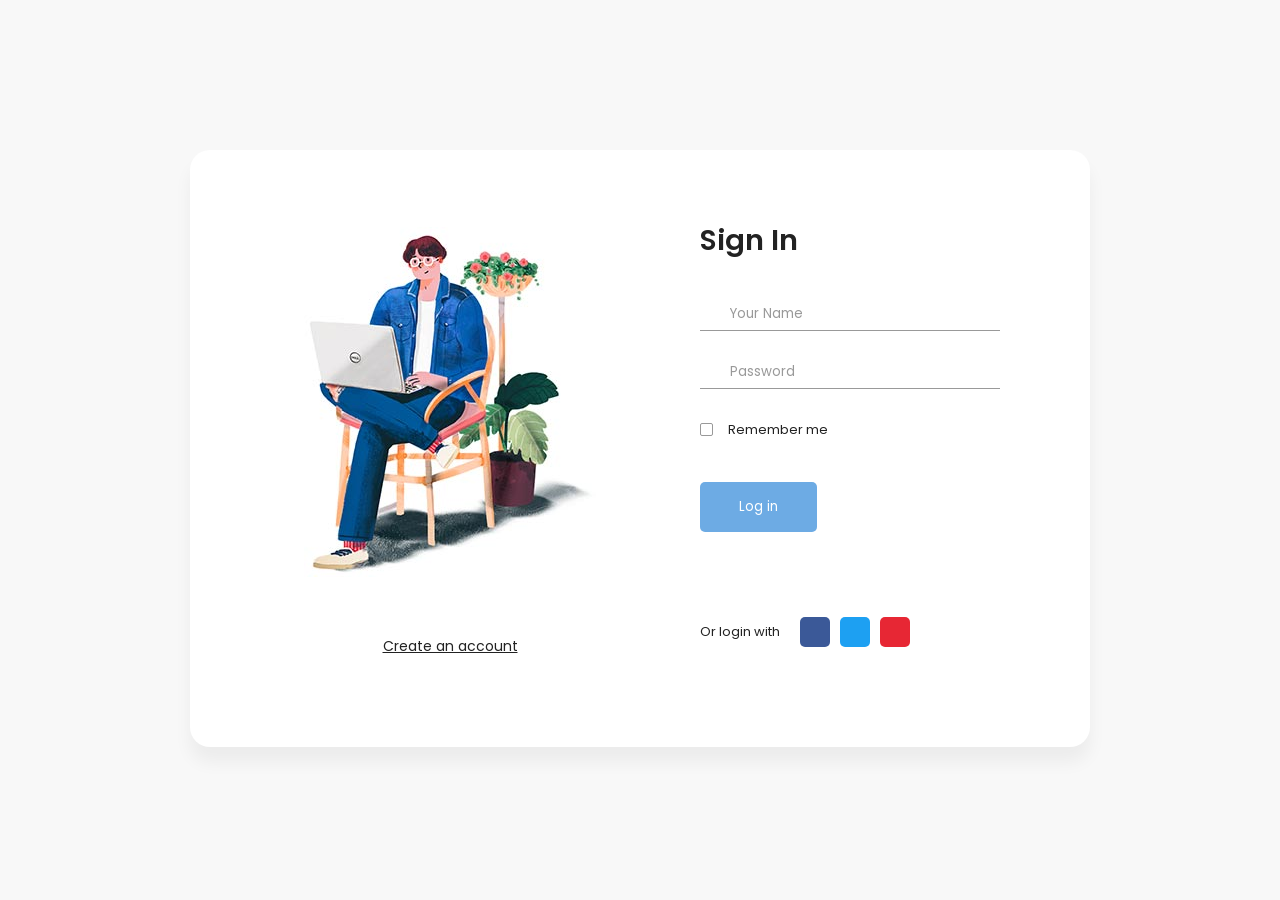
<file: signin.html>
<!DOCTYPE html>
<html lang="en">
  <head>
    <meta charset="UTF-8" />
    <meta name="viewport" content="width=device-width, initial-scale=1.0" />
    <link rel="stylesheet" href="style/login.css" />
    <link rel="shortcut icon" href="image/favicon.jpg" type="image/x-icon" />
    <link rel="stylesheet" href="style/style.css" />
    <title>VISROMENT</title>
  </head>
  <body>
    <div class="main">
      <section class="sign-in">
        <div class="container">
          <div class="signin-content">
            <div class="signin-image">
              <figure>
                <img src="image/signin-image.jpg" alt="sing up image" />
              </figure>
              <a href="#" class="signup-image-link">Create an account</a>
            </div>

            <div class="signin-form">
              <h2 class="form-title">Sign In</h2>
              <form method="POST" class="register-form" id="login-form">
                <div class="form-group">
                  <label for="your_name"
                    ><i class="zmdi zmdi-account material-icons-name"></i
                  ></label>
                  <input
                    type="text"
                    name="your_name"
                    id="your_name"
                    placeholder="Your Name"
                  />
                </div>
                <div class="form-group">
                  <label for="your_pass"><i class="zmdi zmdi-lock"></i></label>
                  <input
                    type="password"
                    name="your_pass"
                    id="your_pass"
                    placeholder="Password"
                  />
                </div>
                <div class="form-group">
                  <input
                    type="checkbox"
                    name="remember-me"
                    id="remember-me"
                    class="agree-term"
                  />
                  <label for="remember-me" class="label-agree-term"
                    ><span><span></span></span>Remember me</label
                  >
                </div>
                <div class="form-group form-button">
                  <input
                    type="submit"
                    name="signin"
                    id="signin"
                    class="form-submit"
                    value="Log in"
                  />
                </div>
              </form>
              <div class="social-login">
                <span class="social-label">Or login with</span>
                <ul class="socials">
                  <li>
                    <a href="#"
                      ><i class="display-flex-center zmdi zmdi-facebook"></i
                    ></a>
                  </li>
                  <li>
                    <a href="#"
                      ><i class="display-flex-center zmdi zmdi-twitter"></i
                    ></a>
                  </li>
                  <li>
                    <a href="#"
                      ><i class="display-flex-center zmdi zmdi-google"></i
                    ></a>
                  </li>
                </ul>
              </div>
            </div>
          </div>
        </div>
      </section>
    </div>
  </body>
</html>
</file>
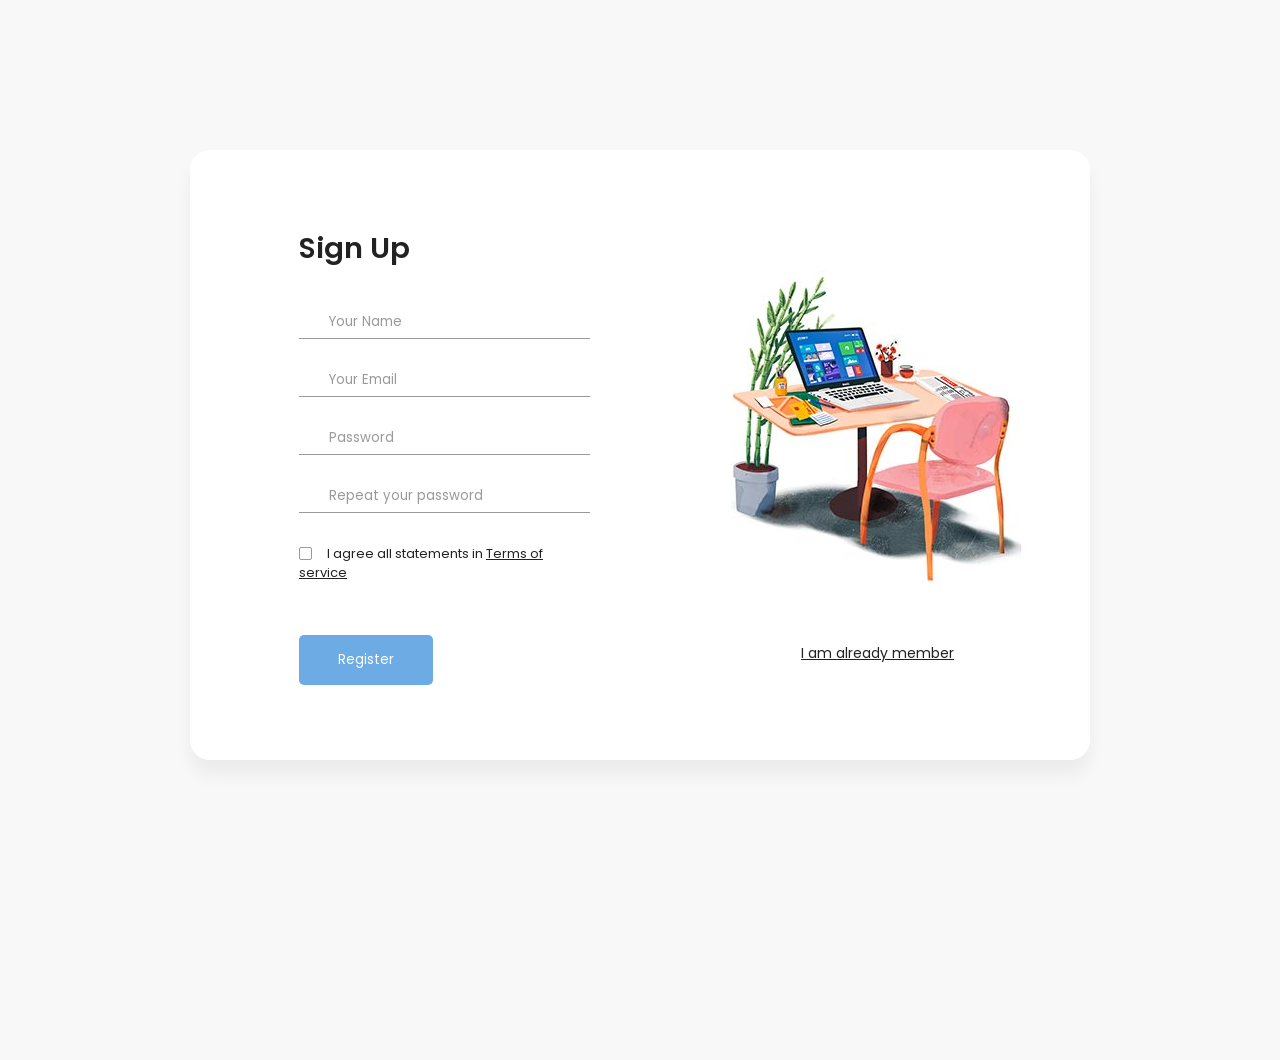
<file: signup.html>
<!DOCTYPE html>
<html lang="en">
  <head>
    <meta charset="UTF-8" />
    <meta name="viewport" content="width=device-width, initial-scale=1.0" />
    <link rel="shortcut icon" href="image/favicon.jpg" type="image/x-icon" />
    <link rel="stylesheet" href="style/login.css" />
    <link rel="stylesheet" href="style/style.css">
    <title>VISROMENT</title>
  </head>
  <body>
    <div class="main">
      <section class="signup">
        <div class="container">
          <div class="signup-content">
            <div class="signup-form">
              <h2 class="form-title">Sign Up</h2>
              <form method="POST" class="register-form" id="register-form">
                <div class="form-group">
                  <label for="name"
                    ><i class="zmdi zmdi-account material-icons-name"></i
                  ></label>
                  <input
                    type="text"
                    name="name"
                    id="name"
                    placeholder="Your Name"
                  />
                </div>
                <div class="form-group">
                  <label for="email"><i class="zmdi zmdi-email"></i></label>
                  <input
                    type="email"
                    name="email"
                    id="email"
                    placeholder="Your Email"
                  />
                </div>
                <div class="form-group">
                  <label for="pass"><i class="zmdi zmdi-lock"></i></label>
                  <input
                    type="password"
                    name="pass"
                    id="pass"
                    placeholder="Password"
                  />
                </div>
                <div class="form-group">
                  <label for="re-pass"
                    ><i class="zmdi zmdi-lock-outline"></i
                  ></label>
                  <input
                    type="password"
                    name="re_pass"
                    id="re_pass"
                    placeholder="Repeat your password"
                  />
                </div>
                <div class="form-group">
                  <input
                    type="checkbox"
                    name="agree-term"
                    id="agree-term"
                    class="agree-term"
                  />
                  <label for="agree-term" class="label-agree-term"
                    ><span><span></span></span>I agree all statements in
                    <a href="#" class="term-service">Terms of service</a></label
                  >
                </div>
                <div class="form-group form-button">
                  <input
                    type="submit"
                    name="signup"
                    id="signup"
                    class="form-submit"
                    value="Register"
                  />
                </div>
              </form>
            </div>
            <div class="signup-image">
              <figure>
                <img src="image/signup-image.jpg" alt="sing up image" />
              </figure>
              <a href="signin.html" class="signup-image-link">I am already member</a>
            </div>
          </div>
        </div>
      </section>
    </div>

    <script src="js/firebaseAuth.js"></script>
  </body>
</html>
</file>
<file: style/login.css>
@import url("https://fonts.googleapis.com/css2?family=Poppins:ital,wght@0,100;0,200;0,300;0,400;0,500;0,600;0,700;0,800;0,900;1,100;1,200;1,300;1,400;1,500;1,600;1,700;1,800;1,900&display=swap");

* {
  margin: 0;
  padding: 0;
  box-sizing: border-box;
}

body {
  font-family: "Poppins", sans-serif;
}
display-flex,
.display-flex,
.display-flex-center,
.signup-content,
.signin-content,
.social-login,
.socials {
  display: flex;
  display: -webkit-flex;
}

list-type-ulli,
.socials {
  list-style-type: none;
  margin: 0;
  padding: 0;
}
a:focus,
a:active {
  text-decoration: none;
  outline: none;
  transition: all 300ms ease 0s;
  -moz-transition: all 300ms ease 0s;
  -webkit-transition: all 300ms ease 0s;
  -o-transition: all 300ms ease 0s;
  -ms-transition: all 300ms ease 0s;
}

input,
select,
textarea {
  outline: none;
  appearance: unset !important;
  -moz-appearance: unset !important;
  -webkit-appearance: unset !important;
  -o-appearance: unset !important;
  -ms-appearance: unset !important;
}

input::-webkit-outer-spin-button,
input::-webkit-inner-spin-button {
  appearance: none !important;
  -moz-appearance: none !important;
  -webkit-appearance: none !important;
  -o-appearance: none !important;
  -ms-appearance: none !important;
  margin: 0;
}

input:focus,
select:focus,
textarea:focus {
  outline: none;
  box-shadow: none !important;
  -moz-box-shadow: none !important;
  -webkit-box-shadow: none !important;
  -o-box-shadow: none !important;
  -ms-box-shadow: none !important;
}

input[type="checkbox"] {
  appearance: checkbox !important;
  -moz-appearance: checkbox !important;
  -webkit-appearance: checkbox !important;
  -o-appearance: checkbox !important;
  -ms-appearance: checkbox !important;
}

input[type="radio"] {
  appearance: radio !important;
  -moz-appearance: radio !important;
  -webkit-appearance: radio !important;
  -o-appearance: radio !important;
  -ms-appearance: radio !important;
}

img {
  max-width: 100%;
  height: auto;
}

figure {
  margin: 0;
}

p {
  margin-bottom: 0px;
  font-size: 15px;
  color: #777;
}

h2 {
  line-height: 1.66;
  margin: 0;
  padding: 0;
  font-weight: bold;
  color: #222;
  font-family: Poppins;
  font-size: 36px;
}

.main {
  background: #f8f8f8;
  padding: 150px 0;
}

.clear {
  clear: both;
}

body {
  font-size: 13px;
  line-height: 1.8;
  color: #222;
  background: #f8f8f8;
  font-weight: 400;
  font-family: Poppins;
}

.container {
  width: 900px;
  background: #fff;
  margin: 0 auto;
  box-shadow: 0px 15px 16.83px 0.17px rgba(0, 0, 0, 0.05);
  -moz-box-shadow: 0px 15px 16.83px 0.17px rgba(0, 0, 0, 0.05);
  -webkit-box-shadow: 0px 15px 16.83px 0.17px rgba(0, 0, 0, 0.05);
  -o-box-shadow: 0px 15px 16.83px 0.17px rgba(0, 0, 0, 0.05);
  -ms-box-shadow: 0px 15px 16.83px 0.17px rgba(0, 0, 0, 0.05);
  border-radius: 20px;
  -moz-border-radius: 20px;
  -webkit-border-radius: 20px;
  -o-border-radius: 20px;
  -ms-border-radius: 20px;
}

.display-flex {
  justify-content: space-between;
  -moz-justify-content: space-between;
  -webkit-justify-content: space-between;
  -o-justify-content: space-between;
  -ms-justify-content: space-between;
  align-items: center;
  -moz-align-items: center;
  -webkit-align-items: center;
  -o-align-items: center;
  -ms-align-items: center;
}

.display-flex-center {
  justify-content: center;
  -moz-justify-content: center;
  -webkit-justify-content: center;
  -o-justify-content: center;
  -ms-justify-content: center;
  align-items: center;
  -moz-align-items: center;
  -webkit-align-items: center;
  -o-align-items: center;
  -ms-align-items: center;
}

.position-center {
  position: absolute;
  top: 50%;
  left: 50%;
  transform: translate(-50%, -50%);
  -moz-transform: translate(-50%, -50%);
  -webkit-transform: translate(-50%, -50%);
  -o-transform: translate(-50%, -50%);
  -ms-transform: translate(-50%, -50%);
}

.signup {
  margin-bottom: 150px;
}

.signup-content {
  padding: 75px 0;
}

.signup-form,
.signup-image,
.signin-form,
.signin-image {
  width: 50%;
  overflow: hidden;
}

.signup-image {
  margin: 0 55px;
}

.form-title {
  margin-bottom: 33px;
}

.signup-image {
  margin-top: 45px;
}

figure {
  margin-bottom: 50px;
  text-align: center;
}

.form-submit {
  display: inline-block;
  background: #6dabe4;
  color: #fff;
  border-bottom: none;
  width: auto;
  padding: 15px 39px;
  border-radius: 5px;
  -moz-border-radius: 5px;
  -webkit-border-radius: 5px;
  -o-border-radius: 5px;
  -ms-border-radius: 5px;
  margin-top: 25px;
  cursor: pointer;
}
.form-submit:hover {
  background: #4292dc;
}

#signin {
  margin-top: 16px;
}

.signup-image-link {
  font-size: 14px;
  color: #222;
  display: block;
  text-align: center;
}

.term-service {
  font-size: 13px;
  color: #222;
}

.signup-form {
  margin-left: 75px;
  margin-right: 75px;
  padding-left: 34px;
}

.register-form {
  width: 100%;
}

.form-group {
  position: relative;
  margin-bottom: 25px;
  overflow: hidden;
}
.form-group:last-child {
  margin-bottom: 0px;
}

input {
  width: 100%;
  display: block;
  border: none;
  border-bottom: 1px solid #999;
  padding: 6px 30px;
  font-family: Poppins;
  box-sizing: border-box;
}
input::-webkit-input-placeholder {
  color: #999;
}
input::-moz-placeholder {
  color: #999;
}
input:-ms-input-placeholder {
  color: #999;
}
input:-moz-placeholder {
  color: #999;
}
input:focus {
  border-bottom: 1px solid #222;
}
input:focus::-webkit-input-placeholder {
  color: #222;
}
input:focus::-moz-placeholder {
  color: #222;
}
input:focus:-ms-input-placeholder {
  color: #222;
}
input:focus:-moz-placeholder {
  color: #222;
}

input[type="checkbox"]:not(old) {
  width: 2em;
  margin: 0;
  padding: 0;
  font-size: 1em;
  display: none;
}

input[type="checkbox"]:not(old) + label {
  display: inline-block;
  line-height: 1.5em;
  margin-top: 6px;
}

input[type="checkbox"]:not(old) + label > span {
  display: inline-block;
  width: 13px;
  height: 13px;
  margin-right: 15px;
  margin-bottom: 3px;
  border: 1px solid #999;
  border-radius: 2px;
  -moz-border-radius: 2px;
  -webkit-border-radius: 2px;
  -o-border-radius: 2px;
  -ms-border-radius: 2px;
  background: white;
  background-image: -moz-linear-gradient(white, white);
  background-image: -ms-linear-gradient(white, white);
  background-image: -o-linear-gradient(white, white);
  background-image: -webkit-linear-gradient(white, white);
  background-image: linear-gradient(white, white);
  vertical-align: bottom;
}

input[type="checkbox"]:not(old):checked + label > span {
  background-image: -moz-linear-gradient(white, white);
  background-image: -ms-linear-gradient(white, white);
  background-image: -o-linear-gradient(white, white);
  background-image: -webkit-linear-gradient(white, white);
  background-image: linear-gradient(white, white);
}

input[type="checkbox"]:not(old):checked + label > span:before {
  content: "\f26b";
  display: block;
  color: #222;
  font-size: 11px;
  line-height: 1.2;
  text-align: center;
  font-family: "Material-Design-Iconic-Font";
  font-weight: bold;
}

.agree-term {
  display: inline-block;
  width: auto;
}

label {
  position: absolute;
  left: 0;
  top: 50%;
  transform: translateY(-50%);
  -moz-transform: translateY(-50%);
  -webkit-transform: translateY(-50%);
  -o-transform: translateY(-50%);
  -ms-transform: translateY(-50%);
  color: #222;
}

.label-has-error {
  top: 22%;
}

label.error {
  position: relative;
  background: url("../images/unchecked.gif") no-repeat;
  background-position-y: 3px;
  padding-left: 20px;
  display: block;
  margin-top: 20px;
}

label.valid {
  display: block;
  position: absolute;
  right: 0;
  left: auto;
  margin-top: -6px;
  width: 20px;
  height: 20px;
  background: transparent;
}
label.valid:after {
  font-family: "Material-Design-Iconic-Font";
  content: "\f269";
  width: 100%;
  height: 100%;
  position: absolute;
  /* right: 0; */
  font-size: 16px;
  color: green;
}

.label-agree-term {
  position: relative;
  top: 0%;
  transform: translateY(0);
  -moz-transform: translateY(0);
  -webkit-transform: translateY(0);
  -o-transform: translateY(0);
  -ms-transform: translateY(0);
}

.material-icons-name {
  font-size: 18px;
}

.signin-content {
  padding-top: 67px;
  padding-bottom: 87px;
}

.social-login {
  align-items: center;
  -moz-align-items: center;
  -webkit-align-items: center;
  -o-align-items: center;
  -ms-align-items: center;
  margin-top: 80px;
}

.social-label {
  display: inline-block;
  margin-right: 15px;
}

.socials li {
  padding: 5px;
}
.socials li:last-child {
  margin-right: 0px;
}
.socials li a {
  text-decoration: none;
}
.socials li a i {
  width: 30px;
  height: 30px;
  color: #fff;
  font-size: 14px;
  border-radius: 5px;
  -moz-border-radius: 5px;
  -webkit-border-radius: 5px;
  -o-border-radius: 5px;
  -ms-border-radius: 5px;
  transform: translateZ(0);
  -moz-transform: translateZ(0);
  -webkit-transform: translateZ(0);
  -o-transform: translateZ(0);
  -ms-transform: translateZ(0);
  -webkit-transition-duration: 0.3s;
  transition-duration: 0.3s;
  -webkit-transition-property: transform;
  transition-property: transform;
  -webkit-transition-timing-function: ease-out;
  transition-timing-function: ease-out;
}
.socials li:hover a i {
  -webkit-transform: scale(1.3) translateZ(0);
  transform: scale(1.3) translateZ(0);
}

.zmdi-facebook {
  background: #3b5998;
}

.zmdi-twitter {
  background: #1da0f2;
}

.zmdi-google {
  background: #e72734;
}

.signin-form {
  margin-right: 90px;
  margin-left: 80px;
}

.signin-image {
  margin-left: 110px;
  margin-right: 20px;
  margin-top: 10px;
}

@media screen and (max-width: 1200px) {
  .container {
    width: calc(100% - 30px);
    max-width: 100%;
  }
}
@media screen and (min-width: 1024px) {
  .container {
    max-width: 1200px;
  }
}
@media screen and (max-width: 768px) {
  .signup-content,
  .signin-content {
    flex-direction: column;
    -moz-flex-direction: column;
    -webkit-flex-direction: column;
    -o-flex-direction: column;
    -ms-flex-direction: column;
    justify-content: center;
    -moz-justify-content: center;
    -webkit-justify-content: center;
    -o-justify-content: center;
    -ms-justify-content: center;
  }

  .signup-form {
    margin-left: 0px;
    margin-right: 0px;
    padding-left: 0px;
    /* box-sizing: border-box; */
    padding: 0 30px;
  }

  .signin-image {
    margin-left: 0px;
    margin-right: 0px;
    margin-top: 50px;
    order: 2;
    -moz-order: 2;
    -webkit-order: 2;
    -o-order: 2;
    -ms-order: 2;
  }

  .signup-form,
  .signup-image,
  .signin-form,
  .signin-image {
    width: auto;
  }

  .social-login {
    justify-content: center;
    -moz-justify-content: center;
    -webkit-justify-content: center;
    -o-justify-content: center;
    -ms-justify-content: center;
  }

  .form-button {
    text-align: center;
  }

  .signin-form {
    order: 1;
    -moz-order: 1;
    -webkit-order: 1;
    -o-order: 1;
    -ms-order: 1;
    margin-right: 0px;
    margin-left: 0px;
    padding: 0 30px;
  }

  .form-title {
    text-align: center;
  }
}
@media screen and (max-width: 400px) {
  .social-login {
    flex-direction: column;
    -moz-flex-direction: column;
    -webkit-flex-direction: column;
    -o-flex-direction: column;
    -ms-flex-direction: column;
  }

  .social-label {
    margin-right: 0px;
    margin-bottom: 10px;
  }
}
</file>
<file: style/style.css>
@import url("https://fonts.googleapis.com/css2?family=Poppins:ital,wght@0,100;0,200;0,300;0,400;0,500;0,600;0,700;0,800;0,900;1,100;1,200;1,300;1,400;1,500;1,600;1,700;1,800;1,900&display=swap");

* {
  margin: 0;
  padding: 0;
  box-sizing: border-box;
}

body {
  font-family: "Poppins", sans-serif;
}

#logo {
  height: 30px;
  width: auto;
}

#logo1 {
  height: 100%;
  width: auto;
}

h1 {
  font-size: 3.5rem;
  font-weight: 900;
}
h2 {
  font-size: 1.8rem;
  font-weight: 600;
}
h3 {
  font-size: 1.4rem;
  font-weight: 800;
}
h4 {
  font-size: 1.1rem;
  font-weight: 600;
}
h5 {
  font-size: 1rem;
  font-weight: 400;
  color: #1d1d1d;
}
h6 {
  color: #d8d8d8;
}

button {
  font-size: 0.8rem;
  font-weight: 700;
  outline: none;
  border: none;
  background-color: #1d1d1d;
  color: #fff;
  padding: 13px 30px;
  cursor: pointer;
  border-radius: 4px;
  transition: 0.3s ease;
  text-transform: uppercase;
  box-shadow: 0 4px 6px rgba(0, 0, 0, 0.2);
}

button:hover {
  background-color: #03346f;
  box-shadow: 0 4px 6px rgba(0, 0, 0, 0.1);
}

#bar {
  font-size: 16px;
  top: 0;
  left: 0;
}

.navbar-light .navbar-toggler {
  border: none;
  outline: none;
}

#bar {
  font-size: 1.5rem;
  padding: 7px;
  cursor: pointer;
  transition: 0.3s ease;
  color: #000000;
}

#bar:hover,
#bar.active,
#bar.focus {
  color: #ffffff;
}

.navbar-light .navbar-nav .nav-link {
  padding-left: 20px;
  padding-right: 20px;
  color: #1d1d1d;
  transition: 0.3s ease;
}

.navbar-light .navbar-nav a {
  color: #1d1d1d;
  transition: 0.3s ease;
}

.navbar-light .navbar-nav .nav-link:hover,
.navbar i:hover,
.navbar-light .navbar-nav .nav-link.active,
.navbar i.active,
.navbar a {
  color: #03346f;
}

#navbarSupportedContent > ul > li:nth-child(6) > a:active {
  color: #a18e7f;
}

#cart-items > div:nth-child(n) > div > div:nth-child(2) {
  font-size: 12px;
  padding-top: 0px;
  margin-top: 0px;
}

#cart-items > div:nth-child(n) > div > div:nth-child(2) > h5 {
  font-size: 12px;
  padding-top: 0px;
  margin-top: 0px;
}

#cart-items > div:nth-child(n) > div > div.col-1 {
  padding-top: 5px;
}

#cart-items > div:nth-child(n) > div > div:nth-child(3) > div > span,
#cart-items > div > div > div.d-none.d-md-flex.col-3 > span {
  padding: 10px;
}

.navbar i {
  padding-top: 13px;
  padding-left: 10px;
  padding-right: 10px;

  padding: 0, 10px;
  cursor: pointer;
  transition: 0.3s ease;
}

/* #home span {
  color: #fe5e00;
} */

#home {
  background-image: url(../image/888.jpg);
  width: 100%;
  height: 100vh;
  background-size: cover;
  background-position: bottom center;
  display: flex;
  flex-direction: column;
  justify-content: center;
  align-items: flex-start;
  color: #f8f8f8;
  padding-top: 100px;
}

#home h1 {
  margin: 0 0 10px 0;
  font-style: Bold;
  font-weight: 700;
}

#event {
  background-image: url(../image/logo2.jpg);
  width: 100%;
  height: 100vh;
  background-size: cover;
  background-position: bottom center;
  display: flex;
  flex-direction: column;
  color: #a18e7f;
}

#event h1 {
  margin: 0 0 10px 0;
  font-style: Bold;
}

#event p {
  font-style: italic;
}

.titel {
  padding-top: 30px;
  text-align: center;
}

.event {
  height: 100vh;
  display: flex;
  justify-content: center;
  align-items: center;
  text-align: center;
  color: #000;
}

#new .one img {
  width: 100%;
  height: 100%;
  background-position: center center;
  background-repeat: no-repeat;
  background-size: cover;
  position: relative;
  margin-bottom: 0px;
  box-shadow: 0 4px 6px rgba(0, 0, 0, 0.1);
}

#new .one .details {
  position: absolute;
  width: 100%;
  height: 100%;
  top: 0;
  left: 0;
  transition: 0.3s ease;
}

#new .one .details h2 {
  color: #f3f3f3;
}

#new .one:hover .details {
  cursor: pointer;
  background-color: rgba(161, 142, 127, 0.4);
}

#new .one .details button {
  display: inline-block;
  font-size: 14px;
  font-weight: 500;
  color: black;
  background: none;
  text-transform: uppercase;
  border: 1px solid black;
  border-radius: 5px;
  padding: 5px;
  transform: translateY(70px);
  transition: 0.3s ease;
  box-shadow: 0 4px 6px rgba(0, 0, 0, 0.1);
}

#new .one .details button:hover {
  color: #d8d8d8;
  border: 1px solid #d8d8d8;
  box-shadow: 0 4px 6px rgba(255, 255, 255, 0.8);
}

#new .one:nth-child(1) .details {
  display: flex;
  justify-content: center;
  flex-direction: column;
  align-items: center;
  text-align: center;
}

#new .one:nth-child(2) .details {
  display: flex;
  justify-content: center;
  flex-direction: column;
  align-items: center;
  text-align: center;
}

#new .one:nth-child(3) .details {
  display: flex;
  justify-content: center;
  flex-direction: column;
  align-items: center;
  text-align: center;
}

hr {
  width: 30px;
  height: 2px;
  background-color: #a18e7f;
}

.star i {
  font-size: 0.8rem;
  color: #a18e7f;
}

.star {
  padding: 10px 0;
}

.product {
  cursor: pointer;
  margin-bottom: 2rem;
}

.product img {
  transition: 0.3s all;
  box-shadow: 0 4px 6px rgba(0, 0, 0, 0.1);
}

.product:hover img {
  opacity: 0.7;
  transform: scale(1.2);
  box-shadow: 0 4px 6px rgba(0, 0, 0, 0.1);
}

.product .buy-btn {
  background: #03346f;
  transform: translateY(20px);
  opacity: 0;
  transition: 0.3s all;
  box-shadow: 0 4px 6px rgba(0, 0, 0, 0.1);
}

.product:hover .buy-btn {
  transform: translateY(0);
  opacity: 1;
  box-shadow: 0 4px 6px rgba(0, 0, 0, 0.1);
}

#banner {
  background-image: url(../image/adds/a.jpg);
  width: 100%;
  height: 60vh;
  background-size: cover;
  background-position: bottom 70px center;
  background-repeat: no-repeat;
  background-attachment: fixed;
  display: flex;
  flex-direction: column;
  justify-content: center;
  align-items: flex-start;
  color: #f8f8f8;
}
#newbanner {
  background-image: url(../image/adds/a.jpg);
  width: 100%;
  height: 60vh;
  background-size: cover;
  background-position: top 70px center;
  background-repeat: no-repeat;
  background-attachment: fixed;
  display: flex;
  flex-direction: column;
  justify-content: center;
  align-items: flex-start;
  color: #f8f8f8;
}

#banner button {
  background-color: #03346f;
  box-shadow: 0 4px 6px rgba(0, 0, 0, 0.1);
}

#newbanner button {
  background-color: #03346f;
  box-shadow: 0 4px 6px rgba(0, 0, 0, 0.1);
}

#feature > div.row.mx-auto.container > nav > ul > li.page-item.active > a {
  background-color: black;
  border: none;
}

#feature > nav > ul > li.page-item.active > a {
  background-color: black;
  border: none;
}

footer {
  background-color: #ffffff;
}
footer h5 {
  color: #fff;
  font-weight: 700;
  font-size: 1.5rem;
}
footer .Socials img {
  filter: grayscale(100%);
  scale: 0.8;
  transition: 0.3s ease;
  margin: 0px;
  padding: 0px;
  width: 60px;
  height: 100;
}
footer .Socials a:hover img {
  filter: grayscale(0);
  scale: 1;
}
footer .Socials .row {
  padding: 1rem 0;
  display: flex;
  flex-direction: row;
  justify-content: space-between;
  align-items: center;
}

footer li {
  padding-bottom: 4px;
  color: #999;
}

footer li a {
  font-size: 0.8rem;
  color: #999;
}

footer li a:hover {
  font-size: 0.8rem;
  color: #fe5e00;
}

footer p {
  color: #999;
  font-size: 0.8rem;
}

footer .copyright .s {
  color: #000;
  width: 38px;
  height: 38px;
  background-color: #fff;
  display: inline-block;
  text-align: center;
  line-height: 38px;
  border-radius: 50%;
  transition: 0.3s ease;
  margin: 0 5px;
}

footer .copyright .g {
  color: #999;
}

footer .copyright a:hover {
  color: #fff;
  background-color: #a18e7f;
}

#blog-containet .post .post-img {
  overflow: hidden;
  cursor: pointer;
}

#blog-containet .post img {
  transition: 0.3s;
}

#blog-containet .post:hover img {
  transform: scale(1.3) rotate(-10deg);
  opacity: 0.8;
}

#blog-containet .post h3 {
  transition: 0.3s;
  cursor: pointer;
}

#blog-containet .post:hover h3 {
  color: #fe5e00;
}

#cart-container table {
  width: 100%;
  border-collapse: collapse;
  table-layout: fixed;
}

#cart-container table thead {
  font-weight: 700;
}

#cart-container table thead td {
  background: #a18e7f;
  color: #fff;
  border: none;
  padding: 6px 15px;
}

#cart-container table td {
  border: 1px solid #b6b3b3;
  text-align: center;
}

#cart-container table td:nth-child(1) {
  width: 100px;
}

#cart-container table td:nth-child(1),
#cart-container table td:nth-child(2) {
  width: 200px;
}

#cart-container table td:nth-child(4),
#cart-container table td:nth-child(5),
#cart-container table td:nth-child(6) {
  width: 170px;
}

#cart-container table tbody img {
  width: 100px;
  height: 80px;
  object-fit: cover;
}

#cart-container table tbody i {
  color: #8d8c89;
}

@media screen and (max-width: 991px) {
  body > nav > div > button:hover,
  body > nav > div > button:focus {
    background-color: #03346f;
    box-shadow: 0 4px 6px rgba(0, 0, 0, 0.1);
  }

  body > nav > div > button:hover #bar,
  body > nav > div > button:focus #bar {
    color: #fff;
    /* box-shadow: 0 4px 6px rgba(0, 0, 0, 0.1); */
  }

  #navbarSupportedContent > ul {
    margin: 1rem;
    justify-content: flex-end;
    align-items: flex-end;
    text-align: right;
  }
  #navbarSupportedContent > ul > li:nth-child(n) > a {
    padding: 10px 0;
  }
  #home {
    background-size: cover;
    height: 100vh;
    padding-top: 180px;
  }
  .navbar .fa-user,
  .navbar .fa-cart-shopping {
    font-size: 18px;
    margin-left: 20px;
    color: black;
  }

  #cart-count {
    font-size: 0.6rem;
  }
}
</file>
